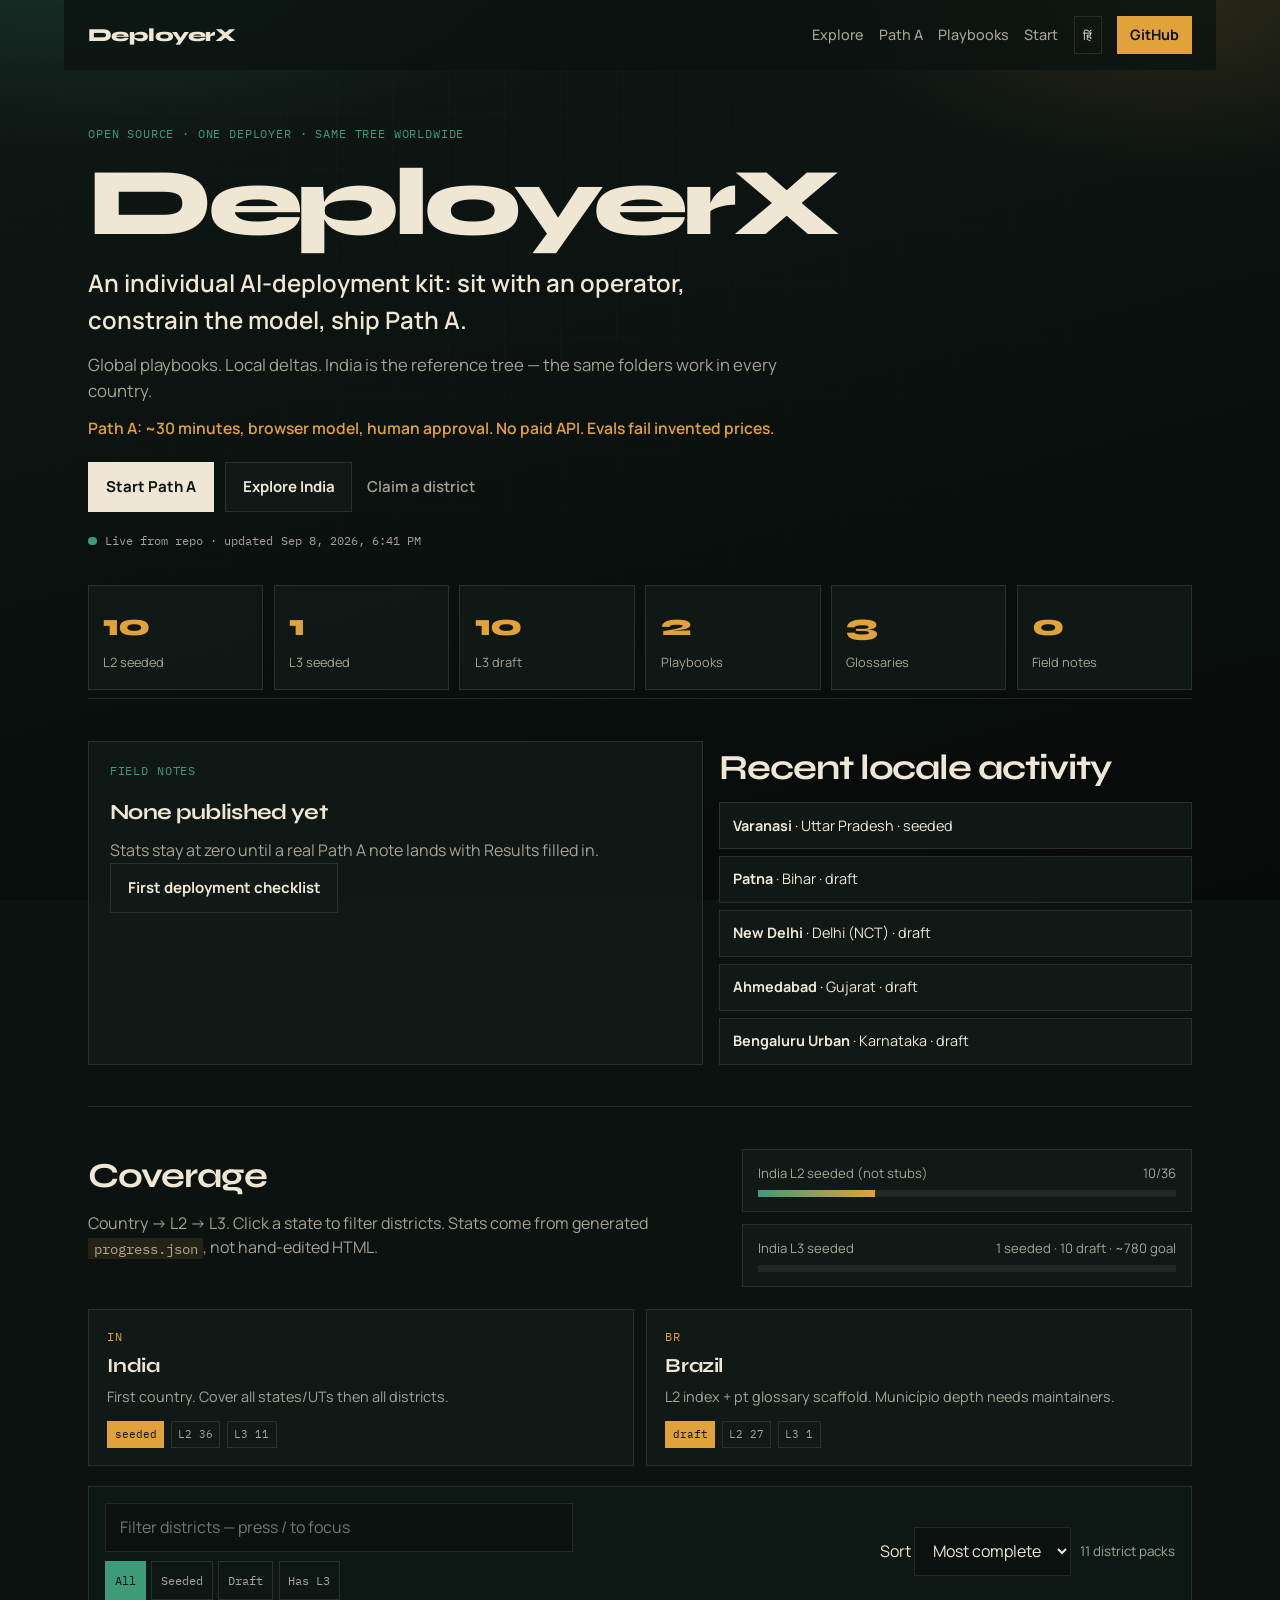
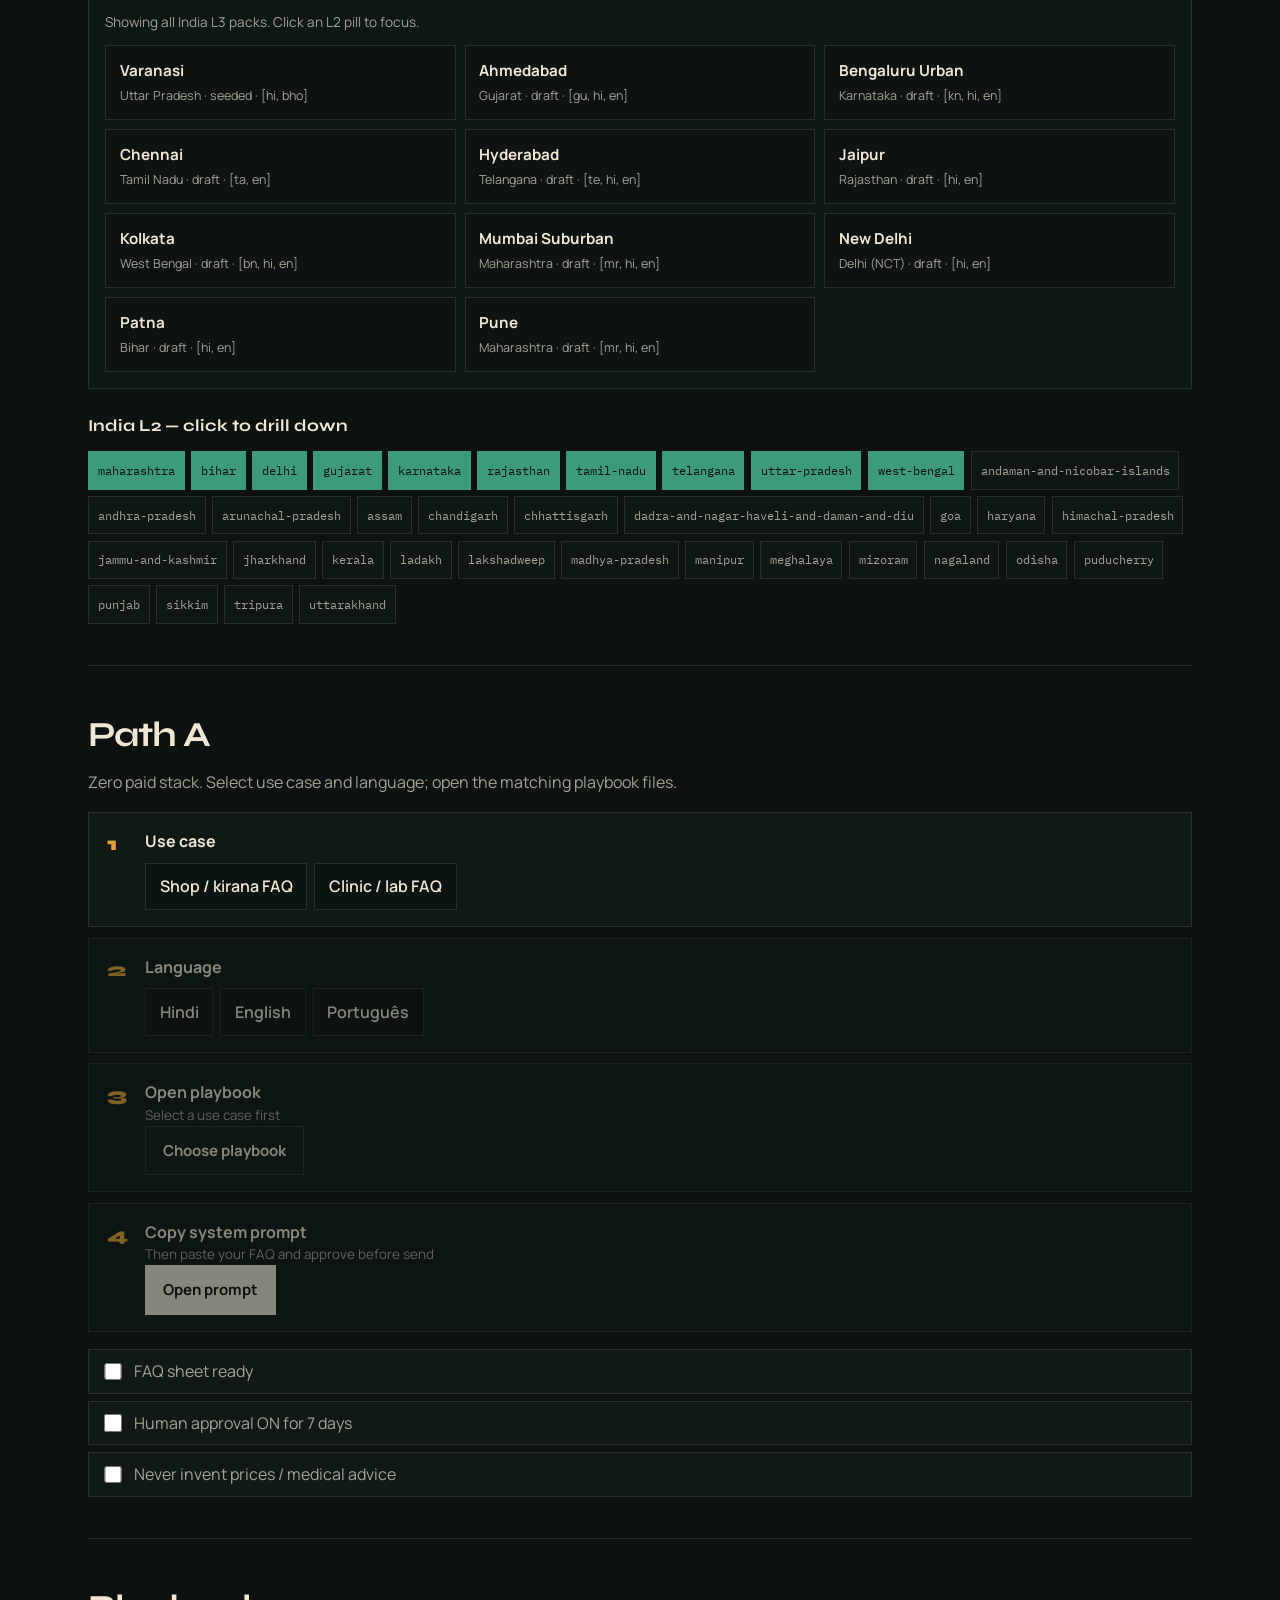
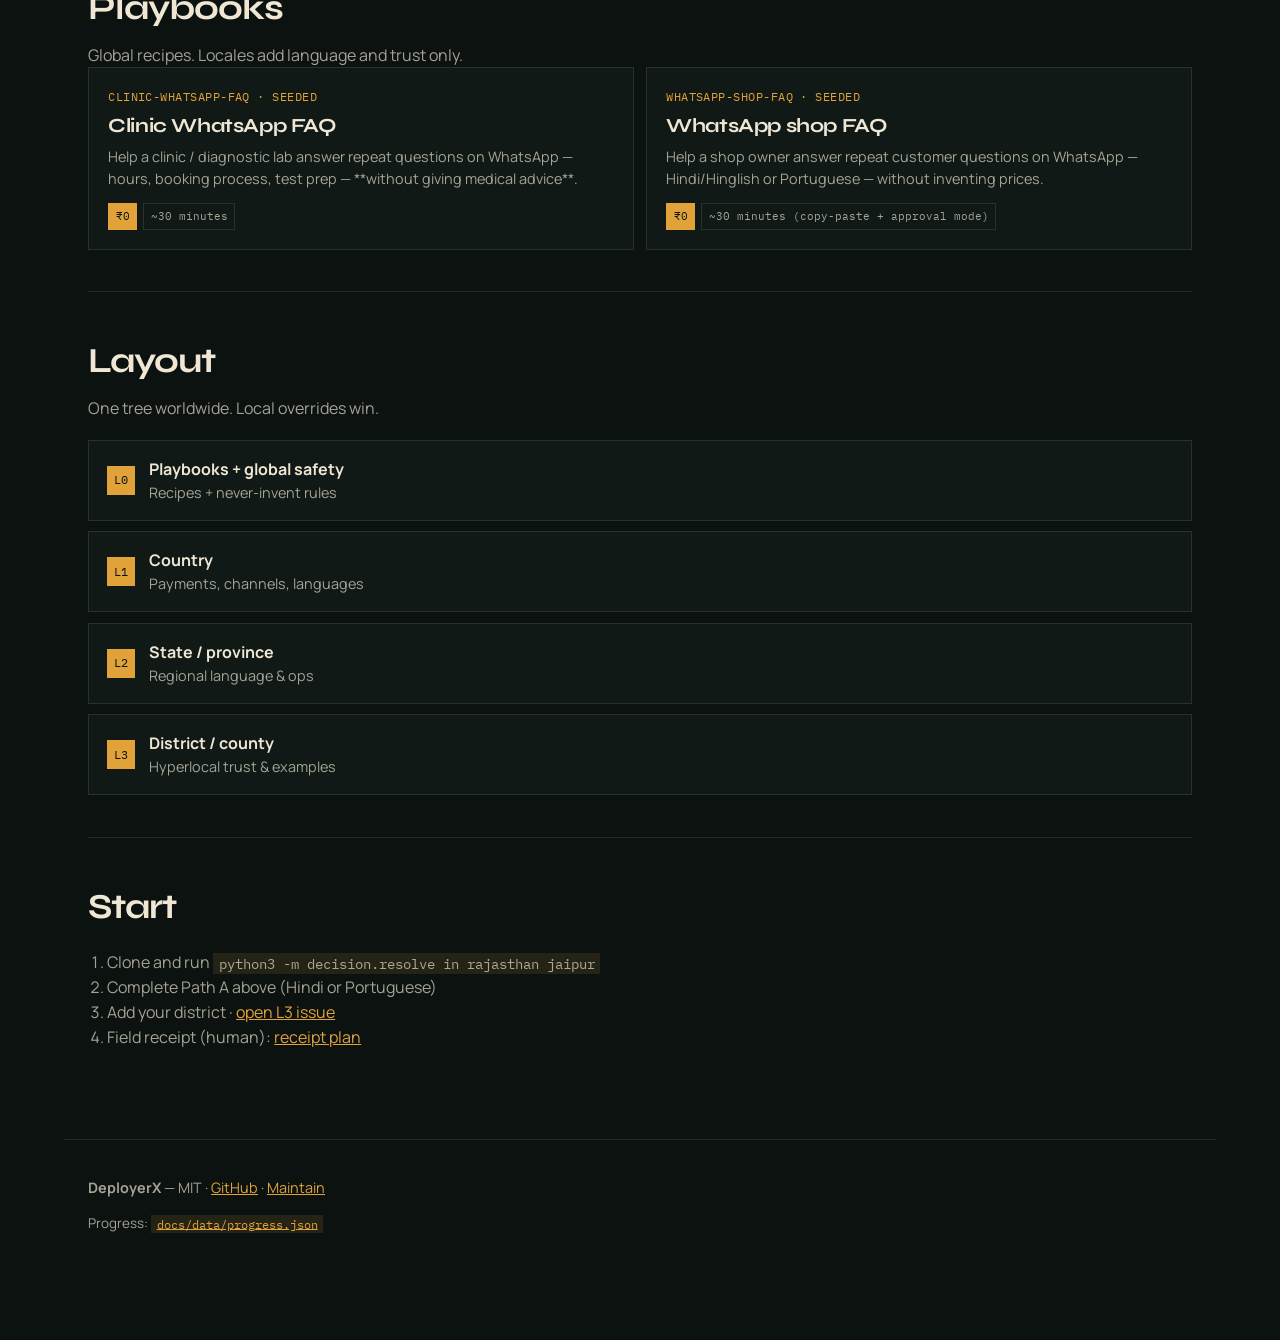
<file: docs/index.html>
<!DOCTYPE html>
<html lang="en">
  <head>
    <meta charset="utf-8" />
    <meta name="viewport" content="width=device-width, initial-scale=1" />
    <title>DeployerX — individual AI deployment kit</title>
    <meta
      name="description"
      content="One person deploys WhatsApp FAQ assistants with real operators. Same playbooks worldwide. Evals fail invented prices. Path A needs no paid API."
    />
    <meta name="theme-color" content="#0b1210" />
    <link rel="icon" href="./favicon.svg" type="image/svg+xml" />
    <link rel="apple-touch-icon" href="./favicon.svg" />
    <meta property="og:type" content="website" />
    <meta property="og:title" content="DeployerX — individual AI deployment kit" />
    <meta
      property="og:description"
      content="Same playbooks worldwide. Evals fail invented prices. India is the reference tree, not the ceiling."
    />
    <meta property="og:url" content="https://anshul9t6.github.io/DeployerX/" />
    <meta
      property="og:image"
      content="https://anshul9t6.github.io/DeployerX/assets/og.jpg"
    />
    <meta name="twitter:card" content="summary_large_image" />
    <meta name="twitter:title" content="DeployerX — individual AI deployment kit" />
    <meta
      name="twitter:description"
      content="One person. Real operators. Same playbooks worldwide. Evals fail invented prices."
    />
    <meta
      name="twitter:image"
      content="https://anshul9t6.github.io/DeployerX/assets/og.jpg"
    />
    <link rel="preconnect" href="https://fonts.googleapis.com" />
    <link rel="preconnect" href="https://fonts.gstatic.com" crossorigin />
    <link
      href="https://fonts.googleapis.com/css2?family=IBM+Plex+Mono:wght@400;500&family=Syne:wght@600;700;800&family=Manrope:wght@400;500;600;700&display=swap"
      rel="stylesheet"
    />
    <link rel="stylesheet" href="styles.css" />
  </head>
  <body>
    <a class="skip-link" href="#main">Skip to content</a>
    <div class="atmosphere" aria-hidden="true"></div>
    <div class="scanline" aria-hidden="true"></div>

    <header class="top">
      <a class="brand" href="./">DeployerX</a>
      <nav>
        <a href="#explore">Explore</a>
        <a href="#path-a">Path A</a>
        <a href="#playbooks">Playbooks</a>
        <a href="#start">Start</a>
        <button type="button" class="lang-toggle" id="lang-toggle" aria-pressed="false">
          हिं
        </button>
        <a class="nav-cta" href="https://github.com/Anshul9t6/DeployerX" rel="noopener"
          >GitHub</a
        >
      </nav>
    </header>

    <main id="main">
      <section class="hero">
        <p class="eyebrow">Open source · one deployer · same tree worldwide</p>
        <h1>DeployerX</h1>
        <p class="mission" id="mission">Loading mission…</p>
        <p class="lede" id="lede">Loading…</p>
        <p class="promise" id="promise"></p>
        <div class="cta-row">
          <a class="btn primary" href="#path-a">Start Path A</a>
          <a class="btn ghost" href="#explore">Explore India</a>
          <a
            class="btn text"
            id="claim-link"
            href="https://github.com/Anshul9t6/DeployerX/blob/main/CONTRIBUTING.md"
            >Claim a district</a
          >
        </div>
        <p class="live-pill">
          <span class="pulse" aria-hidden="true"></span>
          Live from repo · updated <time id="generated-at">…</time>
        </p>
      </section>

      <section class="stats-band" aria-label="Live progress">
        <div class="stat-grid" id="stat-grid">
          <div class="stat skeleton"><span class="sk"></span><span class="sk thin"></span></div>
          <div class="stat skeleton"><span class="sk"></span><span class="sk thin"></span></div>
          <div class="stat skeleton"><span class="sk"></span><span class="sk thin"></span></div>
          <div class="stat skeleton"><span class="sk"></span><span class="sk thin"></span></div>
          <div class="stat skeleton"><span class="sk"></span><span class="sk thin"></span></div>
          <div class="stat skeleton"><span class="sk"></span><span class="sk thin"></span></div>
        </div>
      </section>

      <section id="story" class="band story-band">
        <div class="story-grid">
          <article class="feature-card" id="featured-note">
            <div class="skeleton-block"></div>
          </article>
          <div>
            <h2 class="subhead tight">Recent locale activity</h2>
            <ul class="activity" id="recent-activity">
              <li class="skeleton-line"></li>
              <li class="skeleton-line"></li>
              <li class="skeleton-line"></li>
            </ul>
          </div>
        </div>
      </section>

      <section id="explore" class="band">
        <div class="band-head">
          <div>
            <h2>Coverage</h2>
            <p class="section-lede">
              Country → L2 → L3. Click a state to filter districts. Stats come from
              generated <code>progress.json</code>, not hand-edited HTML.
            </p>
          </div>
          <div class="progress-stack" id="india-progress"></div>
        </div>

        <div class="countries" id="countries"></div>

        <div class="explore-panel">
          <div class="explore-toolbar">
            <div class="toolbar-left">
              <label class="search-wrap">
                <span class="sr-only">Filter districts</span>
                <input
                  id="l3-filter"
                  type="search"
                  placeholder="Filter districts — press / to focus"
                  autocomplete="off"
                />
              </label>
              <div class="filter-row" role="group" aria-label="Status filter">
                <button type="button" class="chip-btn active" data-status="all">All</button>
                <button type="button" class="chip-btn" data-status="seeded">Seeded</button>
                <button type="button" class="chip-btn" data-status="draft">Draft</button>
                <button type="button" class="chip-btn" data-l2-only="1">Has L3</button>
              </div>
            </div>
            <div class="toolbar-right">
              <label class="sort-label">
                Sort
                <select id="l3-sort">
                  <option value="complete">Most complete</option>
                  <option value="name">Name</option>
                  <option value="state">State</option>
                </select>
              </label>
              <button type="button" class="chip-btn" id="clear-l2" hidden>Clear state</button>
              <p class="fine" id="l3-count-label"></p>
            </div>
          </div>
          <p class="drill-hint" id="drill-hint">Showing all India L3 packs. Click an L2 pill to focus.</p>
          <div class="l3-grid" id="l3-grid">
            <div class="l3-card skeleton"><span class="sk"></span><span class="sk thin"></span></div>
            <div class="l3-card skeleton"><span class="sk"></span><span class="sk thin"></span></div>
            <div class="l3-card skeleton"><span class="sk"></span><span class="sk thin"></span></div>
          </div>
        </div>

        <div class="l2-strip-wrap">
          <h3 class="subhead">India L2 — click to drill down</h3>
          <div class="l2-strip" id="l2-strip"></div>
        </div>
      </section>

      <section id="path-a" class="band">
        <h2>Path A</h2>
        <p class="section-lede">
          Zero paid stack. Select use case and language; open the matching playbook files.
        </p>
        <div class="path-flow" id="path-flow">
          <div class="path-step active" data-step="0">
            <span class="step-num">1</span>
            <div>
              <strong>Use case</strong>
              <div class="choice-row" id="choice-use">
                <button type="button" class="choice" data-use="shop_faq">Shop / kirana FAQ</button>
                <button type="button" class="choice" data-use="clinic">Clinic / lab FAQ</button>
              </div>
            </div>
          </div>
          <div class="path-step" data-step="1">
            <span class="step-num">2</span>
            <div>
              <strong>Language</strong>
              <div class="choice-row" id="choice-lang">
                <button type="button" class="choice" data-lang="hi">Hindi</button>
                <button type="button" class="choice" data-lang="en">English</button>
                <button type="button" class="choice" data-lang="pt">Português</button>
              </div>
            </div>
          </div>
          <div class="path-step" data-step="2">
            <span class="step-num">3</span>
            <div>
              <strong>Open playbook</strong>
              <p class="fine" id="path-playbook-label">Select a use case first</p>
              <a class="btn ghost" id="path-playbook-link" href="#playbooks">Choose playbook</a>
            </div>
          </div>
          <div class="path-step" data-step="3">
            <span class="step-num">4</span>
            <div>
              <strong>Copy system prompt</strong>
              <p class="fine" id="path-prompt-label">Then paste your FAQ and approve before send</p>
              <a class="btn primary" id="path-prompt-link" href="#playbooks">Open prompt</a>
            </div>
          </div>
        </div>
        <ol class="checklist" id="path-check">
          <li><label><input type="checkbox" /> FAQ sheet ready</label></li>
          <li><label><input type="checkbox" /> Human approval ON for 7 days</label></li>
          <li><label><input type="checkbox" /> Never invent prices / medical advice</label></li>
        </ol>
      </section>

      <section id="playbooks" class="band">
        <h2>Playbooks</h2>
        <p class="section-lede">
          Global recipes. Locales add language and trust only.
        </p>
        <div class="playbook-grid" id="playbook-grid"></div>
      </section>

      <section id="how" class="band">
        <h2>Layout</h2>
        <p class="section-lede">One tree worldwide. Local overrides win.</p>
        <ol class="cascade">
          <li>
            <span class="tag">L0</span>
            <strong>Playbooks + global safety</strong>
            <span>Recipes + never-invent rules</span>
          </li>
          <li>
            <span class="tag">L1</span>
            <strong>Country</strong>
            <span>Payments, channels, languages</span>
          </li>
          <li>
            <span class="tag">L2</span>
            <strong>State / province</strong>
            <span>Regional language &amp; ops</span>
          </li>
          <li>
            <span class="tag">L3</span>
            <strong>District / county</strong>
            <span>Hyperlocal trust &amp; examples</span>
          </li>
        </ol>
      </section>

      <section id="start" class="band">
        <h2>Start</h2>
        <ol class="steps">
          <li>Clone and run <code>python3 -m decision.resolve in rajasthan jaipur</code></li>
          <li>Complete Path A above (Hindi or Portuguese)</li>
          <li>Add your district ·
            <a id="issue-l3" href="https://github.com/Anshul9t6/DeployerX/issues/new?template=l3_pack.yml"
              >open L3 issue</a
            >
          </li>
          <li>Field receipt (human):
            <a id="receipt-link" href="https://github.com/Anshul9t6/DeployerX/blob/main/guides/receipt-plan.md"
              >receipt plan</a
            >
          </li>
        </ol>
      </section>
    </main>

    <nav class="mobile-dock" aria-label="Mobile">
      <a href="#explore">Explore</a>
      <a href="#path-a">Path A</a>
      <a href="https://github.com/Anshul9t6/DeployerX">GitHub</a>
    </nav>

    <footer>
      <p>
        <strong>DeployerX</strong> — MIT ·
        <a href="https://github.com/Anshul9t6/DeployerX">GitHub</a> ·
        <a href="./maintain.html">Maintain</a>
      </p>
      <p class="fine">
        Progress:
        <a href="./data/progress.json"><code>docs/data/progress.json</code></a>
      </p>
    </footer>

    <script src="app.js" defer></script>
  </body>
</html>
</file>
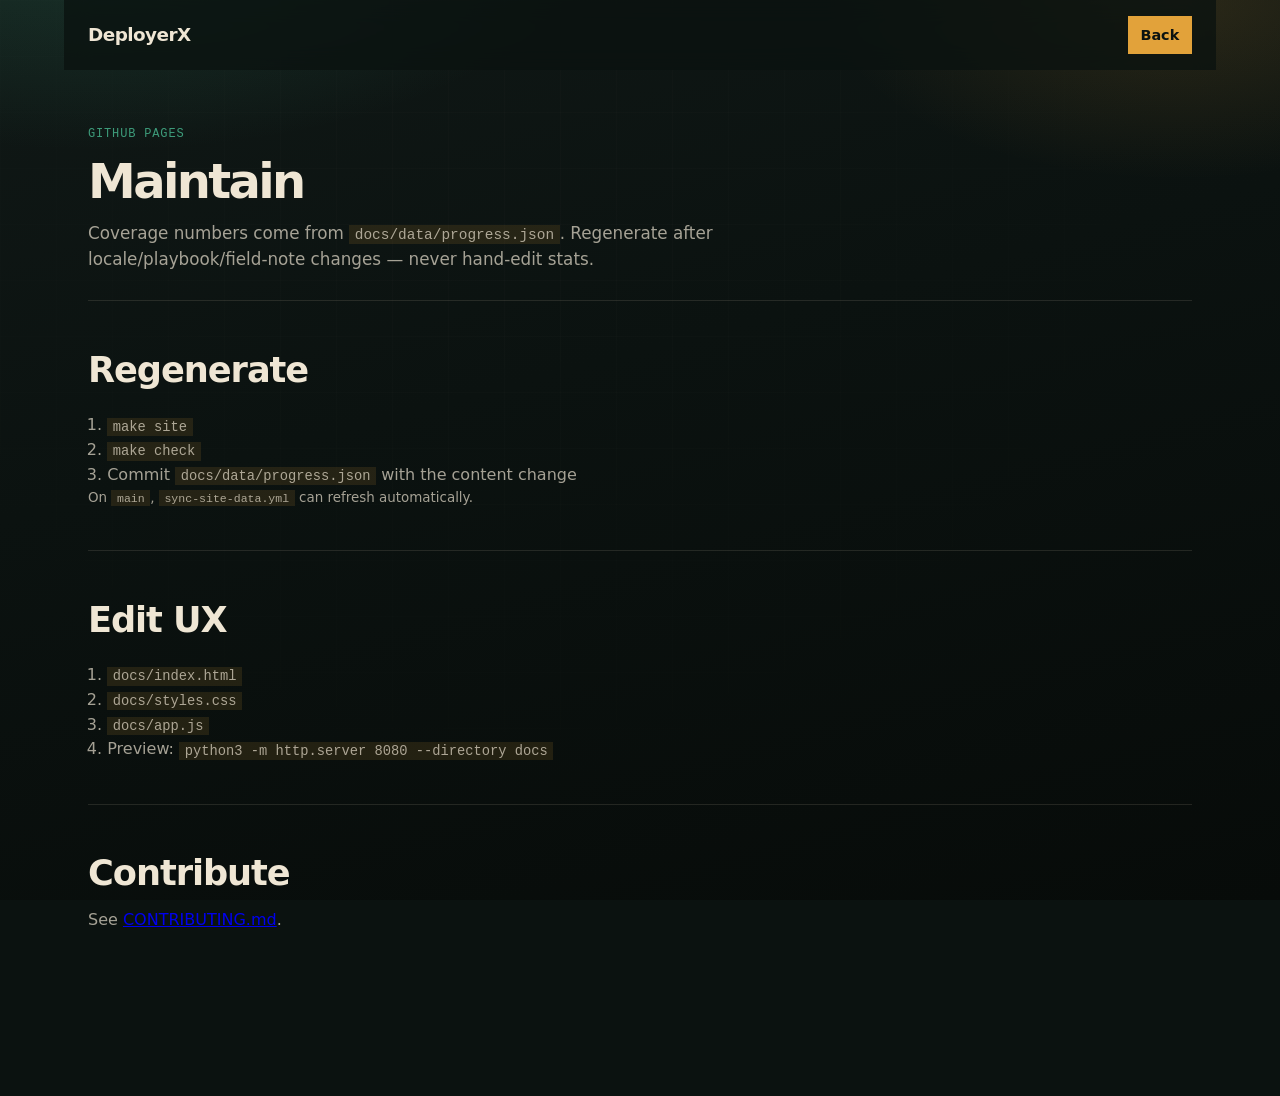
<file: docs/maintain.html>
<!DOCTYPE html>
<html lang="en">
  <head>
    <meta charset="utf-8" />
    <meta name="viewport" content="width=device-width, initial-scale=1" />
    <title>Maintain the site — DeployerX</title>
    <link rel="stylesheet" href="styles.css" />
  </head>
  <body>
    <div class="atmosphere" aria-hidden="true"></div>
    <header class="top">
      <a class="brand" href="./">DeployerX</a>
      <nav><a class="nav-cta" href="./">Back</a></nav>
    </header>
    <main>
      <section class="hero" style="padding-bottom: 1rem">
        <p class="eyebrow">GitHub Pages</p>
        <h1 style="font-size: clamp(2rem, 6vw, 3rem)">Maintain</h1>
        <p class="lede">
          Coverage numbers come from <code>docs/data/progress.json</code>. Regenerate after
          locale/playbook/field-note changes — never hand-edit stats.
        </p>
      </section>
      <section class="band">
        <h2>Regenerate</h2>
        <ol class="steps">
          <li><code>make site</code></li>
          <li><code>make check</code></li>
          <li>Commit <code>docs/data/progress.json</code> with the content change</li>
        </ol>
        <p class="fine">On <code>main</code>, <code>sync-site-data.yml</code> can refresh automatically.</p>
      </section>
      <section class="band">
        <h2>Edit UX</h2>
        <ol class="steps">
          <li><code>docs/index.html</code></li>
          <li><code>docs/styles.css</code></li>
          <li><code>docs/app.js</code></li>
          <li>Preview: <code>python3 -m http.server 8080 --directory docs</code></li>
        </ol>
      </section>
      <section class="band">
        <h2>Contribute</h2>
        <p class="section-lede">
          See <a href="https://github.com/Anshul9t6/DeployerX/blob/main/CONTRIBUTING.md">CONTRIBUTING.md</a>.
        </p>
      </section>
    </main>
  </body>
</html>
</file>
<file: docs/styles.css>
:root {
  --ink: #0b1210;
  --panel: rgba(18, 28, 24, 0.82);
  --line: rgba(232, 220, 196, 0.12);
  --paper: #efe6d4;
  --muted: rgba(239, 230, 212, 0.68);
  --accent: #e2a23a;
  --accent-2: #3d9b7a;
  --max: 72rem;
  --font-brand: "Syne", system-ui, sans-serif;
  --font-body: "Manrope", system-ui, sans-serif;
  --font-mono: "IBM Plex Mono", ui-monospace, monospace;
  --dock-h: 3.6rem;
}

*,
*::before,
*::after {
  box-sizing: border-box;
}

html {
  scroll-behavior: smooth;
}

body {
  margin: 0;
  min-height: 100vh;
  color: var(--paper);
  font-family: var(--font-body);
  background: var(--ink);
  line-height: 1.55;
  padding-bottom: calc(var(--dock-h) + 1rem);
}

:focus-visible {
  outline: 2px solid var(--accent);
  outline-offset: 2px;
}

.skip-link {
  position: absolute;
  left: -999px;
  top: 0;
  background: var(--accent);
  color: var(--ink);
  padding: 0.5rem 0.75rem;
  z-index: 100;
  font-weight: 700;
}

.skip-link:focus {
  left: 0.75rem;
  top: 0.75rem;
}

.atmosphere {
  position: fixed;
  inset: 0;
  z-index: -2;
  background:
    radial-gradient(ellipse 70% 45% at 8% -8%, rgba(61, 155, 122, 0.22), transparent 55%),
    radial-gradient(ellipse 55% 40% at 92% 0%, rgba(226, 162, 58, 0.14), transparent 50%),
    linear-gradient(165deg, #101816 0%, var(--ink) 42%, #070b09 100%);
}

.atmosphere::after {
  content: "";
  position: absolute;
  inset: 0;
  opacity: 0.4;
  background-image:
    linear-gradient(rgba(239, 230, 212, 0.035) 1px, transparent 1px),
    linear-gradient(90deg, rgba(239, 230, 212, 0.035) 1px, transparent 1px);
  background-size: 56px 56px;
  mask-image: radial-gradient(ellipse at 40% 20%, black 15%, transparent 72%);
  animation: grid-drift 28s linear infinite;
}

.scanline {
  pointer-events: none;
  position: fixed;
  inset: 0;
  z-index: -1;
  background: linear-gradient(180deg, transparent, rgba(239, 230, 212, 0.015), transparent);
  background-size: 100% 8px;
  opacity: 0.35;
}

.top {
  display: flex;
  align-items: center;
  justify-content: space-between;
  gap: 1rem;
  max-width: var(--max);
  margin: 0 auto;
  padding: 1rem 1.5rem;
  position: sticky;
  top: 0;
  z-index: 20;
  backdrop-filter: blur(12px);
  background: rgba(11, 18, 16, 0.78);
}

.brand {
  font-family: var(--font-brand);
  font-weight: 800;
  font-size: 1.15rem;
  letter-spacing: -0.03em;
  color: var(--paper);
  text-decoration: none;
}

nav {
  display: flex;
  flex-wrap: wrap;
  gap: 0.65rem 0.95rem;
  align-items: center;
}

nav a {
  color: var(--muted);
  text-decoration: none;
  font-size: 0.9rem;
  font-weight: 500;
}

nav a:hover {
  color: var(--paper);
}

.nav-cta {
  color: var(--ink) !important;
  background: var(--accent);
  padding: 0.45rem 0.8rem;
  font-weight: 700 !important;
  min-height: 2.4rem;
  display: inline-flex;
  align-items: center;
}

.lang-toggle {
  font-family: var(--font-mono);
  font-size: 0.78rem;
  color: var(--paper);
  background: transparent;
  border: 1px solid var(--line);
  padding: 0.4rem 0.55rem;
  cursor: pointer;
  min-height: 2.4rem;
}

main {
  max-width: var(--max);
  margin: 0 auto;
  padding: 0 1.5rem 3rem;
}

.hero {
  padding: 3.4rem 0 1.8rem;
  max-width: 44rem;
  animation: rise 0.75s ease-out both;
}

.eyebrow {
  font-family: var(--font-mono);
  font-size: 0.75rem;
  letter-spacing: 0.07em;
  text-transform: uppercase;
  color: var(--accent-2);
  margin: 0 0 1rem;
}

.hero h1 {
  font-family: var(--font-brand);
  font-weight: 800;
  font-size: clamp(3.4rem, 11vw, 6rem);
  line-height: 0.92;
  letter-spacing: -0.055em;
  margin: 0 0 1rem;
}

.mission {
  font-size: clamp(1.15rem, 2.5vw, 1.5rem);
  font-weight: 600;
  margin: 0 0 0.85rem;
}

.lede {
  color: var(--muted);
  margin: 0 0 0.75rem;
  font-size: 1.05rem;
}

.promise {
  margin: 0 0 1.4rem;
  color: var(--accent);
  font-weight: 600;
  font-size: 0.98rem;
}

.cta-row {
  display: flex;
  flex-wrap: wrap;
  gap: 0.7rem;
  align-items: center;
}

.btn {
  display: inline-flex;
  align-items: center;
  justify-content: center;
  padding: 0.75rem 1.05rem;
  text-decoration: none;
  font-weight: 700;
  font-size: 0.94rem;
  border: 1px solid transparent;
  min-height: 2.75rem;
  cursor: pointer;
  background: transparent;
  color: var(--paper);
  transition: transform 0.15s ease, background 0.15s ease, border-color 0.15s ease;
}

.btn:hover {
  transform: translateY(-1px);
}

.btn.primary {
  background: var(--paper);
  color: var(--ink);
}

.btn.ghost {
  border-color: var(--line);
  background: var(--panel);
}

.btn.text {
  border: none;
  color: var(--muted);
  font-weight: 600;
  min-height: auto;
  padding: 0.4rem 0.2rem;
}

.btn.text:hover {
  color: var(--accent);
  transform: none;
}

.live-pill {
  display: inline-flex;
  align-items: center;
  gap: 0.5rem;
  margin: 1.25rem 0 0;
  font-family: var(--font-mono);
  font-size: 0.75rem;
  color: var(--muted);
}

.pulse {
  width: 0.55rem;
  height: 0.55rem;
  border-radius: 50%;
  background: var(--accent-2);
  box-shadow: 0 0 0 0 rgba(61, 155, 122, 0.55);
  animation: pulse 1.8s ease-out infinite;
}

.stats-band {
  margin: 0.25rem 0 0.5rem;
}

.stat-grid {
  display: grid;
  grid-template-columns: repeat(6, minmax(0, 1fr));
  gap: 0.65rem;
}

.stat {
  padding: 1rem 0.9rem;
  border: 1px solid var(--line);
  background: var(--panel);
  min-height: 5.2rem;
}

.stat .num {
  display: block;
  font-family: var(--font-brand);
  font-size: clamp(1.45rem, 3vw, 1.9rem);
  font-weight: 800;
  letter-spacing: -0.03em;
  color: var(--accent);
}

.stat .label {
  color: var(--muted);
  font-size: 0.8rem;
  margin-top: 0.25rem;
  display: block;
}

.band {
  padding: 2.6rem 0;
  border-top: 1px solid var(--line);
}

.band-head {
  display: grid;
  grid-template-columns: 1.4fr 1fr;
  gap: 1.5rem;
  margin-bottom: 1.4rem;
}

.band h2 {
  font-family: var(--font-brand);
  font-size: clamp(1.65rem, 3vw, 2.2rem);
  letter-spacing: -0.03em;
  margin: 0 0 0.45rem;
}

.section-lede {
  color: var(--muted);
  max-width: 38rem;
  margin: 0;
}

.subhead {
  font-family: var(--font-brand);
  font-size: 1.05rem;
  margin: 1.5rem 0 0.75rem;
}

.subhead.tight {
  margin-top: 0;
}

.story-grid {
  display: grid;
  grid-template-columns: 1.3fr 1fr;
  gap: 1rem;
}

.feature-card {
  padding: 1.25rem 1.3rem;
  border: 1px solid var(--line);
  background: var(--panel);
}

.feature-card h2 {
  font-size: 1.35rem;
  margin: 0.2rem 0 0.55rem;
}

.activity {
  list-style: none;
  margin: 0;
  padding: 0;
  display: grid;
  gap: 0.45rem;
}

.activity a {
  color: var(--paper);
  text-decoration: none;
  display: block;
  padding: 0.7rem 0.8rem;
  border: 1px solid var(--line);
  background: var(--panel);
  font-size: 0.9rem;
}

.activity a:hover {
  border-color: rgba(61, 155, 122, 0.45);
}

.progress-stack {
  display: grid;
  gap: 0.75rem;
}

.bar-block {
  padding: 0.85rem 0.95rem;
  border: 1px solid var(--line);
  background: var(--panel);
}

.bar-block .row {
  display: flex;
  justify-content: space-between;
  font-size: 0.82rem;
  color: var(--muted);
  margin-bottom: 0.4rem;
}

.bar-track {
  height: 0.45rem;
  background: rgba(239, 230, 212, 0.08);
  overflow: hidden;
}

.bar-fill {
  height: 100%;
  background: linear-gradient(90deg, var(--accent-2), var(--accent));
}

.countries {
  display: grid;
  grid-template-columns: repeat(2, minmax(0, 1fr));
  gap: 0.75rem;
  margin-bottom: 1.25rem;
}

.country-card,
.playbook-card,
.l3-card {
  display: block;
  text-decoration: none;
  color: inherit;
  border: 1px solid var(--line);
  background: var(--panel);
  transition: border-color 0.15s ease, transform 0.15s ease;
}

.country-card {
  padding: 1.1rem 1.15rem;
}

.country-card:hover,
.playbook-card:hover {
  border-color: rgba(226, 162, 58, 0.45);
  transform: translateY(-2px);
}

.country-card .code,
.playbook-card .id {
  font-family: var(--font-mono);
  font-size: 0.72rem;
  color: var(--accent);
  text-transform: uppercase;
  letter-spacing: 0.04em;
}

.country-card h3,
.playbook-card h3 {
  font-family: var(--font-brand);
  margin: 0.25rem 0 0.35rem;
  font-size: 1.25rem;
  letter-spacing: -0.02em;
}

.country-card p,
.playbook-card p {
  margin: 0;
  color: var(--muted);
  font-size: 0.9rem;
}

.meta {
  margin-top: 0.75rem;
  display: flex;
  flex-wrap: wrap;
  gap: 0.4rem;
}

.chip {
  font-family: var(--font-mono);
  font-size: 0.68rem;
  padding: 0.25rem 0.4rem;
  border: 1px solid var(--line);
  color: var(--muted);
}

.chip.hot {
  color: var(--ink);
  background: var(--accent);
  border-color: transparent;
}

.explore-panel {
  border: 1px solid var(--line);
  background: rgba(18, 28, 24, 0.55);
  padding: 1rem;
}

.explore-toolbar {
  display: flex;
  flex-wrap: wrap;
  gap: 0.85rem;
  justify-content: space-between;
  margin-bottom: 0.75rem;
}

.toolbar-left,
.toolbar-right {
  display: flex;
  flex-wrap: wrap;
  gap: 0.55rem;
  align-items: center;
}

.search-wrap {
  flex: 1;
  min-width: min(100%, 16rem);
}

#l3-filter,
#l3-sort {
  width: 100%;
  background: rgba(11, 18, 16, 0.9);
  border: 1px solid var(--line);
  color: var(--paper);
  font: inherit;
  padding: 0.7rem 0.85rem;
  min-height: 2.75rem;
}

#l3-sort {
  width: auto;
}

.filter-row {
  display: flex;
  flex-wrap: wrap;
  gap: 0.35rem;
}

.chip-btn {
  font-family: var(--font-mono);
  font-size: 0.72rem;
  color: var(--muted);
  background: transparent;
  border: 1px solid var(--line);
  padding: 0.45rem 0.55rem;
  cursor: pointer;
  min-height: 2.4rem;
}

.chip-btn.active,
.chip-btn:hover {
  color: var(--ink);
  background: var(--accent-2);
  border-color: transparent;
}

.drill-hint {
  color: var(--muted);
  font-size: 0.85rem;
  margin: 0 0 0.75rem;
}

.l3-grid {
  display: grid;
  grid-template-columns: repeat(3, minmax(0, 1fr));
  gap: 0.55rem;
  max-height: 26rem;
  overflow: auto;
}

.l3-card {
  padding: 0.85rem;
  background: rgba(11, 18, 16, 0.55);
}

.l3-card:hover {
  border-color: rgba(61, 155, 122, 0.5);
}

.l3-card strong {
  display: block;
  font-size: 0.95rem;
}

.l3-card span {
  display: block;
  color: var(--muted);
  font-size: 0.78rem;
  margin-top: 0.2rem;
}

.empty-state {
  grid-column: 1 / -1;
  padding: 1.5rem;
  text-align: center;
  display: grid;
  gap: 0.75rem;
  justify-items: center;
}

.l2-strip {
  display: flex;
  flex-wrap: wrap;
  gap: 0.4rem;
}

.l2-pill {
  font-family: var(--font-mono);
  font-size: 0.72rem;
  color: var(--muted);
  border: 1px solid var(--line);
  padding: 0.45rem 0.55rem;
  background: rgba(18, 28, 24, 0.5);
  cursor: pointer;
  min-height: 2.4rem;
}

.l2-pill.seeded {
  color: var(--paper);
  border-color: rgba(61, 155, 122, 0.45);
}

.l2-pill.has-l3 {
  color: var(--ink);
  background: var(--accent-2);
  border-color: transparent;
}

.l2-pill.active {
  outline: 2px solid var(--accent);
  outline-offset: 1px;
}

.playbook-grid {
  display: grid;
  grid-template-columns: repeat(2, minmax(0, 1fr));
  gap: 0.75rem;
}

.playbook-card {
  padding: 1.2rem;
}

.path-flow {
  display: grid;
  gap: 0.65rem;
  margin-top: 1.1rem;
}

.path-step {
  display: grid;
  grid-template-columns: auto 1fr;
  gap: 0.9rem;
  padding: 1rem 1.1rem;
  border: 1px solid var(--line);
  background: var(--panel);
  opacity: 0.55;
}

.path-step.active,
.path-step.done {
  opacity: 1;
}

.path-step.done {
  border-color: rgba(61, 155, 122, 0.45);
}

.step-num {
  font-family: var(--font-brand);
  font-weight: 800;
  font-size: 1.2rem;
  color: var(--accent);
  width: 1.5rem;
}

.choice-row {
  display: flex;
  flex-wrap: wrap;
  gap: 0.45rem;
  margin-top: 0.55rem;
}

.choice {
  border: 1px solid var(--line);
  background: rgba(11, 18, 16, 0.6);
  color: var(--paper);
  padding: 0.65rem 0.85rem;
  cursor: pointer;
  font: inherit;
  font-weight: 600;
  min-height: 2.75rem;
}

.choice.selected,
.choice:hover {
  border-color: var(--accent);
  background: rgba(226, 162, 58, 0.12);
}

.checklist {
  list-style: none;
  margin: 1.1rem 0 0;
  padding: 0;
  display: grid;
  gap: 0.45rem;
}

.checklist label {
  display: flex;
  gap: 0.55rem;
  align-items: center;
  color: var(--muted);
  padding: 0.55rem 0.7rem;
  border: 1px solid var(--line);
  background: var(--panel);
  min-height: 2.75rem;
}

.checklist input {
  width: 1.1rem;
  height: 1.1rem;
  accent-color: var(--accent-2);
}

.cascade {
  list-style: none;
  margin: 1.2rem 0 0;
  padding: 0;
  display: grid;
  gap: 0.65rem;
}

.cascade li {
  display: grid;
  grid-template-columns: auto 1fr;
  grid-template-rows: auto auto;
  column-gap: 0.9rem;
  padding: 1rem 1.1rem;
  background: var(--panel);
  border: 1px solid var(--line);
}

.cascade .tag {
  grid-row: span 2;
  align-self: center;
  font-family: var(--font-mono);
  font-size: 0.72rem;
  color: var(--ink);
  background: var(--accent);
  padding: 0.35rem 0.45rem;
}

.cascade span:last-child {
  color: var(--muted);
  font-size: 0.9rem;
}

.steps {
  margin: 1rem 0 0;
  padding-left: 1.2rem;
  color: var(--muted);
}

.steps a {
  color: var(--accent);
}

code {
  font-family: var(--font-mono);
  font-size: 0.86em;
  background: rgba(226, 162, 58, 0.12);
  padding: 0.1rem 0.35rem;
}

.fine {
  margin: 0;
  color: var(--muted);
  font-size: 0.84rem;
}

.empty {
  color: var(--muted);
}

footer {
  max-width: var(--max);
  margin: 0 auto;
  padding: 1.4rem 1.5rem 2rem;
  border-top: 1px solid var(--line);
  color: var(--muted);
  font-size: 0.9rem;
}

footer a {
  color: var(--accent);
}

.mobile-dock {
  display: none;
  position: fixed;
  left: 0;
  right: 0;
  bottom: 0;
  z-index: 30;
  height: var(--dock-h);
  background: rgba(11, 18, 16, 0.94);
  border-top: 1px solid var(--line);
  backdrop-filter: blur(10px);
  grid-template-columns: repeat(3, 1fr);
}

.mobile-dock a {
  display: flex;
  align-items: center;
  justify-content: center;
  color: var(--paper);
  text-decoration: none;
  font-weight: 700;
  font-size: 0.88rem;
}

/* skeletons */
.skeleton .sk,
.skeleton-line,
.skeleton-block {
  display: block;
  background: linear-gradient(90deg, rgba(239, 230, 212, 0.06), rgba(239, 230, 212, 0.14), rgba(239, 230, 212, 0.06));
  background-size: 200% 100%;
  animation: shimmer 1.2s linear infinite;
  border-radius: 2px;
}

.skeleton .sk {
  height: 1.4rem;
  width: 40%;
  margin-bottom: 0.45rem;
}

.skeleton .sk.thin {
  height: 0.7rem;
  width: 70%;
}

.skeleton-line {
  height: 2.6rem;
}

.skeleton-block {
  height: 8rem;
}

.sr-only {
  position: absolute;
  width: 1px;
  height: 1px;
  overflow: hidden;
  clip: rect(0, 0, 0, 0);
}

@keyframes rise {
  from {
    opacity: 0;
    transform: translateY(14px);
  }
  to {
    opacity: 1;
    transform: translateY(0);
  }
}

@keyframes pulse {
  0% {
    box-shadow: 0 0 0 0 rgba(61, 155, 122, 0.55);
  }
  70% {
    box-shadow: 0 0 0 10px rgba(61, 155, 122, 0);
  }
  100% {
    box-shadow: 0 0 0 0 rgba(61, 155, 122, 0);
  }
}

@keyframes grid-drift {
  from {
    background-position: 0 0, 0 0;
  }
  to {
    background-position: 56px 56px, 56px 56px;
  }
}

@keyframes shimmer {
  to {
    background-position: -200% 0;
  }
}

@media (max-width: 960px) {
  .stat-grid {
    grid-template-columns: repeat(3, minmax(0, 1fr));
  }

  .band-head,
  .countries,
  .playbook-grid,
  .story-grid {
    grid-template-columns: 1fr;
  }

  .l3-grid {
    grid-template-columns: repeat(2, minmax(0, 1fr));
  }
}

@media (max-width: 720px) {
  body {
    padding-bottom: calc(var(--dock-h) + 1.25rem);
  }

  .mobile-dock {
    display: grid;
  }

  nav a:not(.nav-cta) {
    display: none;
  }

  .stat-grid,
  .l3-grid {
    grid-template-columns: 1fr;
    max-height: none;
  }

  .l3-grid {
    display: flex;
    overflow-x: auto;
    gap: 0.55rem;
    scroll-snap-type: x mandatory;
    padding-bottom: 0.35rem;
  }

  .l3-card {
    min-width: 78%;
    scroll-snap-align: start;
  }

  .hero {
    padding-top: 2rem;
  }
}

@media (prefers-reduced-motion: reduce) {
  html {
    scroll-behavior: auto;
  }

  *,
  *::before,
  *::after {
    animation: none !important;
    transition: none !important;
  }

  .top {
    backdrop-filter: none;
  }
}
</file>
